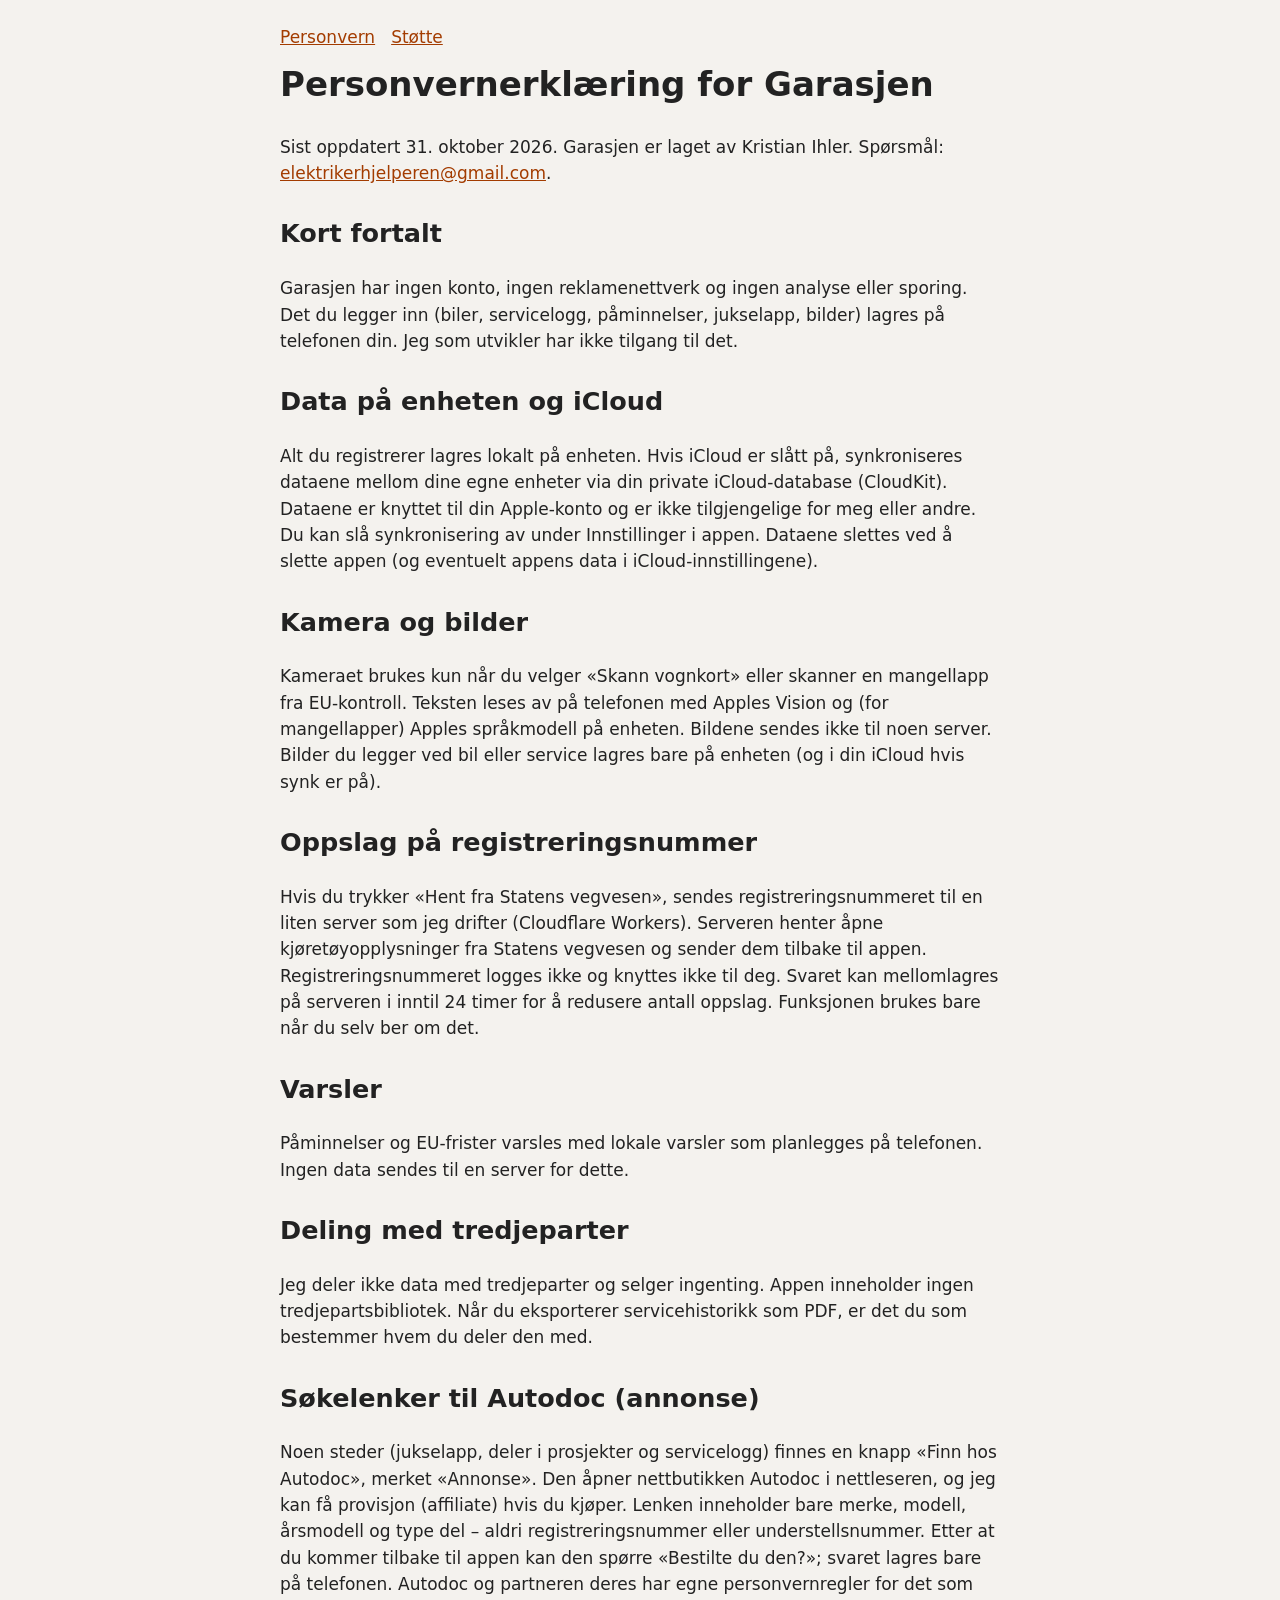
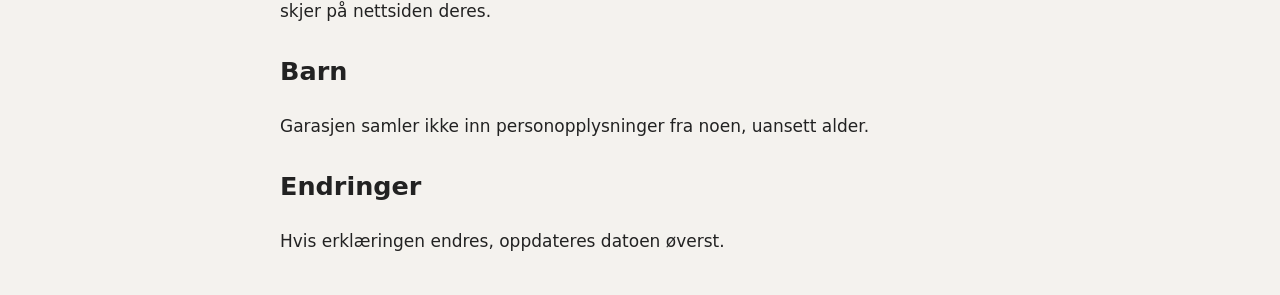
<file: index.html>
<!doctype html><html lang="no"><head><meta charset="utf-8"><meta name="viewport" content="width=device-width,initial-scale=1"><title>Garasjen – personvernerklæring</title><link rel="stylesheet" href="style.css"></head><body><nav><a href="index.html">Personvern</a><a href="support.html">Støtte</a></nav>
<h1>Personvernerklæring for Garasjen</h1>
<p>Sist oppdatert 31. oktober 2026. Garasjen er laget av Kristian Ihler. Spørsmål: <a href="mailto:elektrikerhjelperen@gmail.com">elektrikerhjelperen@gmail.com</a>.</p>
<h2>Kort fortalt</h2>
<p>Garasjen har ingen konto, ingen reklamenettverk og ingen analyse eller sporing. Det du legger inn (biler, servicelogg, påminnelser, jukselapp, bilder) lagres på telefonen din. Jeg som utvikler har ikke tilgang til det.</p>
<h2>Data på enheten og iCloud</h2>
<p>Alt du registrerer lagres lokalt på enheten. Hvis iCloud er slått på, synkroniseres dataene mellom dine egne enheter via din private iCloud-database (CloudKit). Dataene er knyttet til din Apple-konto og er ikke tilgjengelige for meg eller andre. Du kan slå synkronisering av under Innstillinger i appen. Dataene slettes ved å slette appen (og eventuelt appens data i iCloud-innstillingene).</p>
<h2>Kamera og bilder</h2>
<p>Kameraet brukes kun når du velger «Skann vognkort» eller skanner en mangellapp fra EU-kontroll. Teksten leses av på telefonen med Apples Vision og (for mangellapper) Apples språkmodell på enheten. Bildene sendes ikke til noen server. Bilder du legger ved bil eller service lagres bare på enheten (og i din iCloud hvis synk er på).</p>
<h2>Oppslag på registreringsnummer</h2>
<p>Hvis du trykker «Hent fra Statens vegvesen», sendes registreringsnummeret til en liten server som jeg drifter (Cloudflare Workers). Serveren henter åpne kjøretøyopplysninger fra Statens vegvesen og sender dem tilbake til appen. Registreringsnummeret logges ikke og knyttes ikke til deg. Svaret kan mellomlagres på serveren i inntil 24 timer for å redusere antall oppslag. Funksjonen brukes bare når du selv ber om det.</p>
<h2>Varsler</h2>
<p>Påminnelser og EU-frister varsles med lokale varsler som planlegges på telefonen. Ingen data sendes til en server for dette.</p>
<h2>Deling med tredjeparter</h2>
<p>Jeg deler ikke data med tredjeparter og selger ingenting. Appen inneholder ingen tredjepartsbibliotek. Når du eksporterer servicehistorikk som PDF, er det du som bestemmer hvem du deler den med.</p>
<h2>Søkelenker til Autodoc (annonse)</h2>
<p>Noen steder (jukselapp, deler i prosjekter og servicelogg) finnes en knapp «Finn hos Autodoc», merket «Annonse». Den åpner nettbutikken Autodoc i nettleseren, og jeg kan få provisjon (affiliate) hvis du kjøper. Lenken inneholder bare merke, modell, årsmodell og type del – aldri registreringsnummer eller understellsnummer. Etter at du kommer tilbake til appen kan den spørre «Bestilte du den?»; svaret lagres bare på telefonen. Autodoc og partneren deres har egne personvernregler for det som skjer på nettsiden deres.</p>
<h2>Barn</h2>
<p>Garasjen samler ikke inn personopplysninger fra noen, uansett alder.</p>
<h2>Endringer</h2>
<p>Hvis erklæringen endres, oppdateres datoen øverst.</p>
</body></html>
</file>
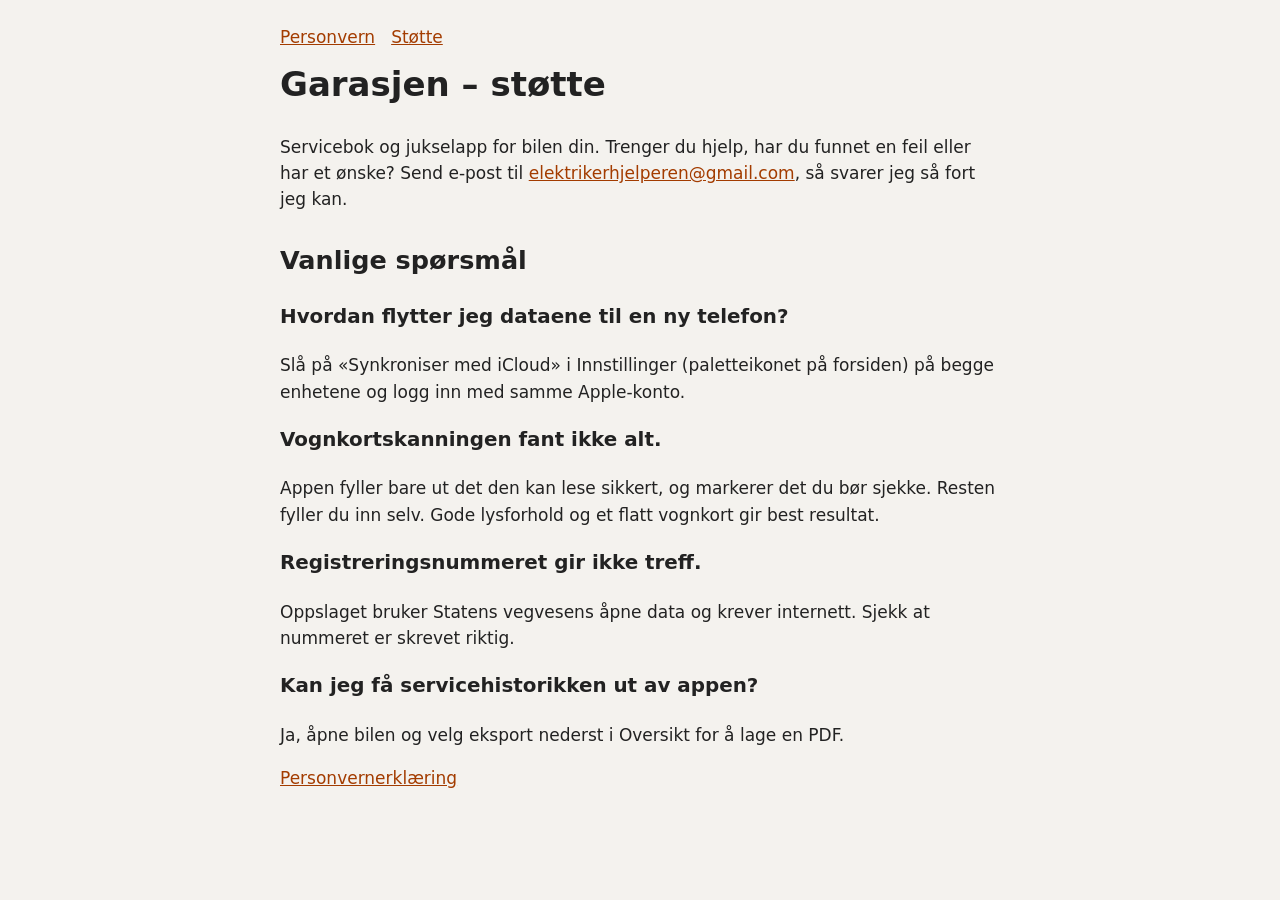
<file: support.html>
<!doctype html><html lang="no"><head><meta charset="utf-8"><meta name="viewport" content="width=device-width,initial-scale=1"><title>Garasjen – støtte</title><link rel="stylesheet" href="style.css"></head><body><nav><a href="index.html">Personvern</a><a href="support.html">Støtte</a></nav>
<h1>Garasjen – støtte</h1>
<p>Servicebok og jukselapp for bilen din. Trenger du hjelp, har du funnet en feil eller har et ønske? Send e-post til <a href="mailto:elektrikerhjelperen@gmail.com">elektrikerhjelperen@gmail.com</a>, så svarer jeg så fort jeg kan.</p>
<h2>Vanlige spørsmål</h2>
<h3>Hvordan flytter jeg dataene til en ny telefon?</h3>
<p>Slå på «Synkroniser med iCloud» i Innstillinger (paletteikonet på forsiden) på begge enhetene og logg inn med samme Apple-konto.</p>
<h3>Vognkortskanningen fant ikke alt.</h3>
<p>Appen fyller bare ut det den kan lese sikkert, og markerer det du bør sjekke. Resten fyller du inn selv. Gode lysforhold og et flatt vognkort gir best resultat.</p>
<h3>Registreringsnummeret gir ikke treff.</h3>
<p>Oppslaget bruker Statens vegvesens åpne data og krever internett. Sjekk at nummeret er skrevet riktig.</p>
<h3>Kan jeg få servicehistorikken ut av appen?</h3>
<p>Ja, åpne bilen og velg eksport nederst i Oversikt for å lage en PDF.</p>
<p><a href="index.html">Personvernerklæring</a></p>
</body></html>
</file>
<file: style.css>
body{font:17px/1.55 -apple-system,system-ui,sans-serif;max-width:720px;margin:0 auto;padding:24px 16px;color:#222;background:#f4f2ee}
nav a{margin-right:16px}a{color:#a33c00}h1{margin-top:8px}h2{margin-top:28px}
@media(prefers-color-scheme:dark){body{background:#1d1d1d;color:#e8e8e8}a{color:#e8a070}}
</file>
